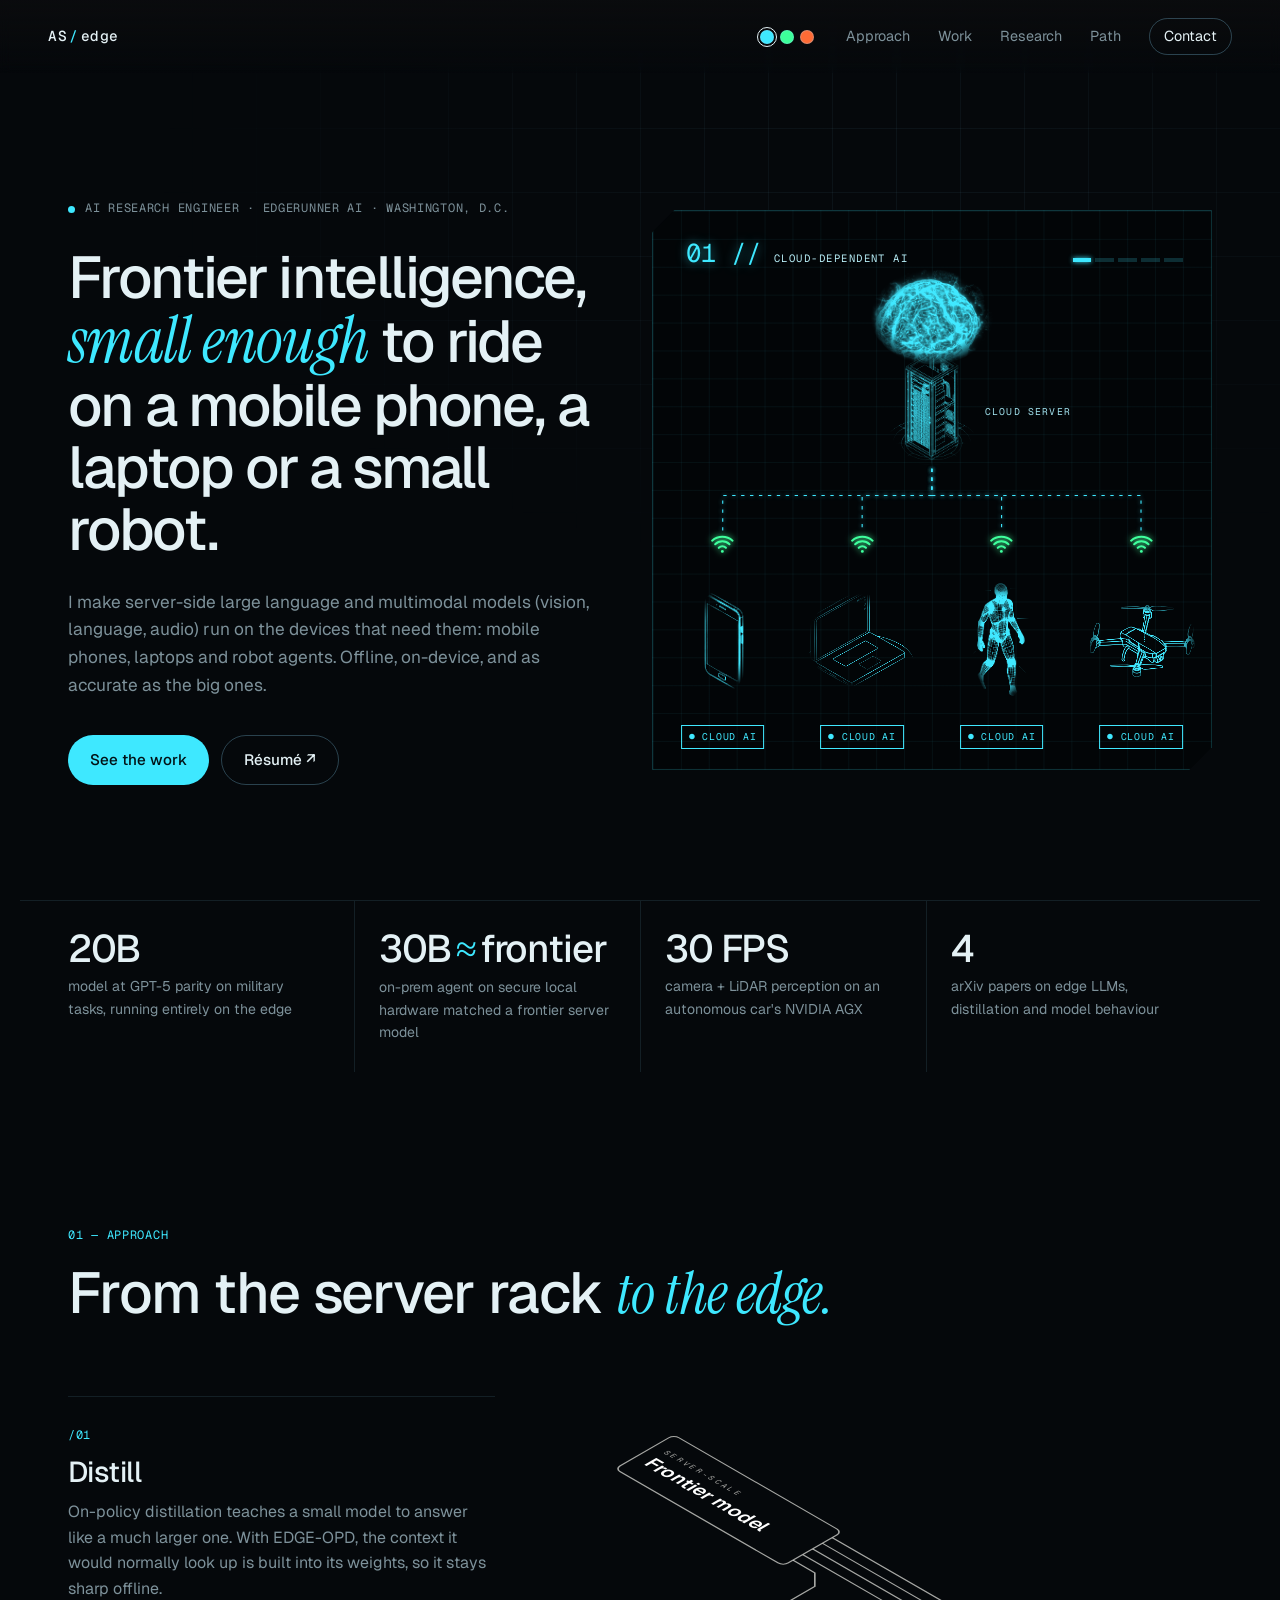
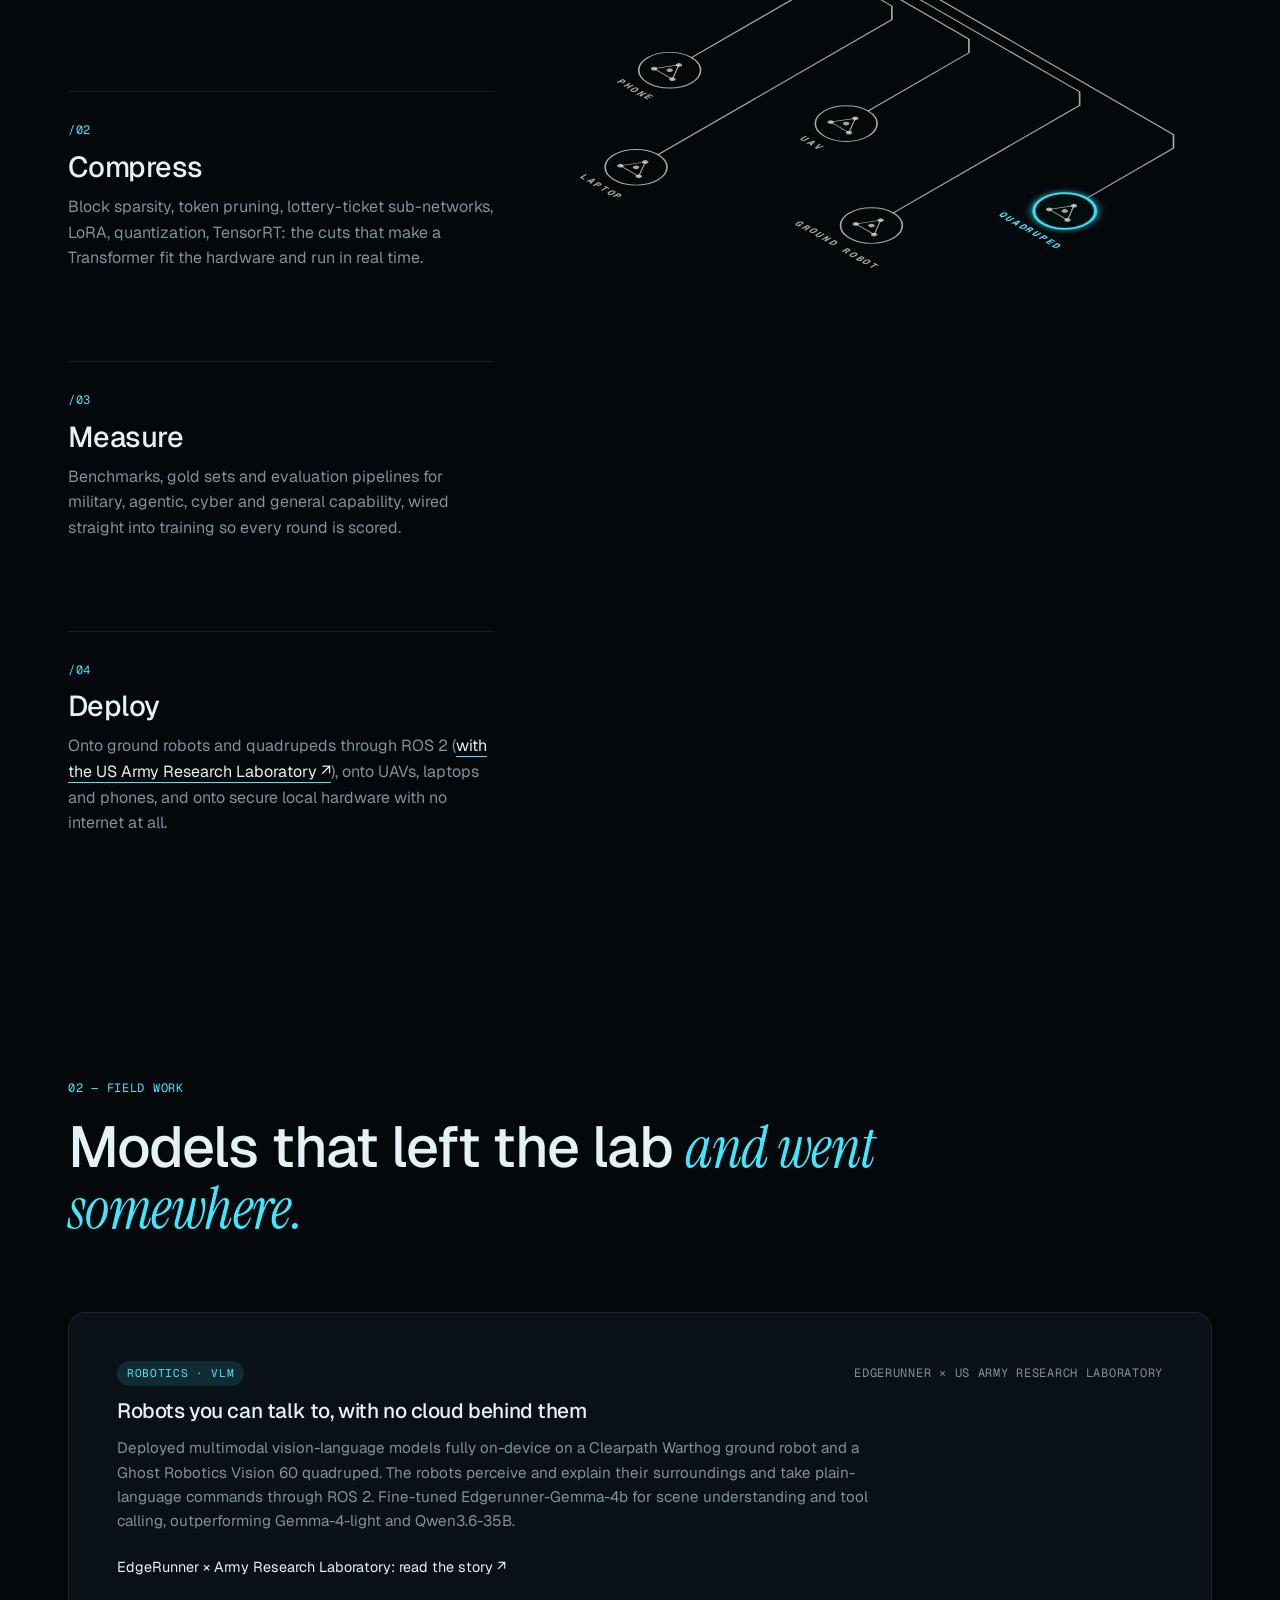
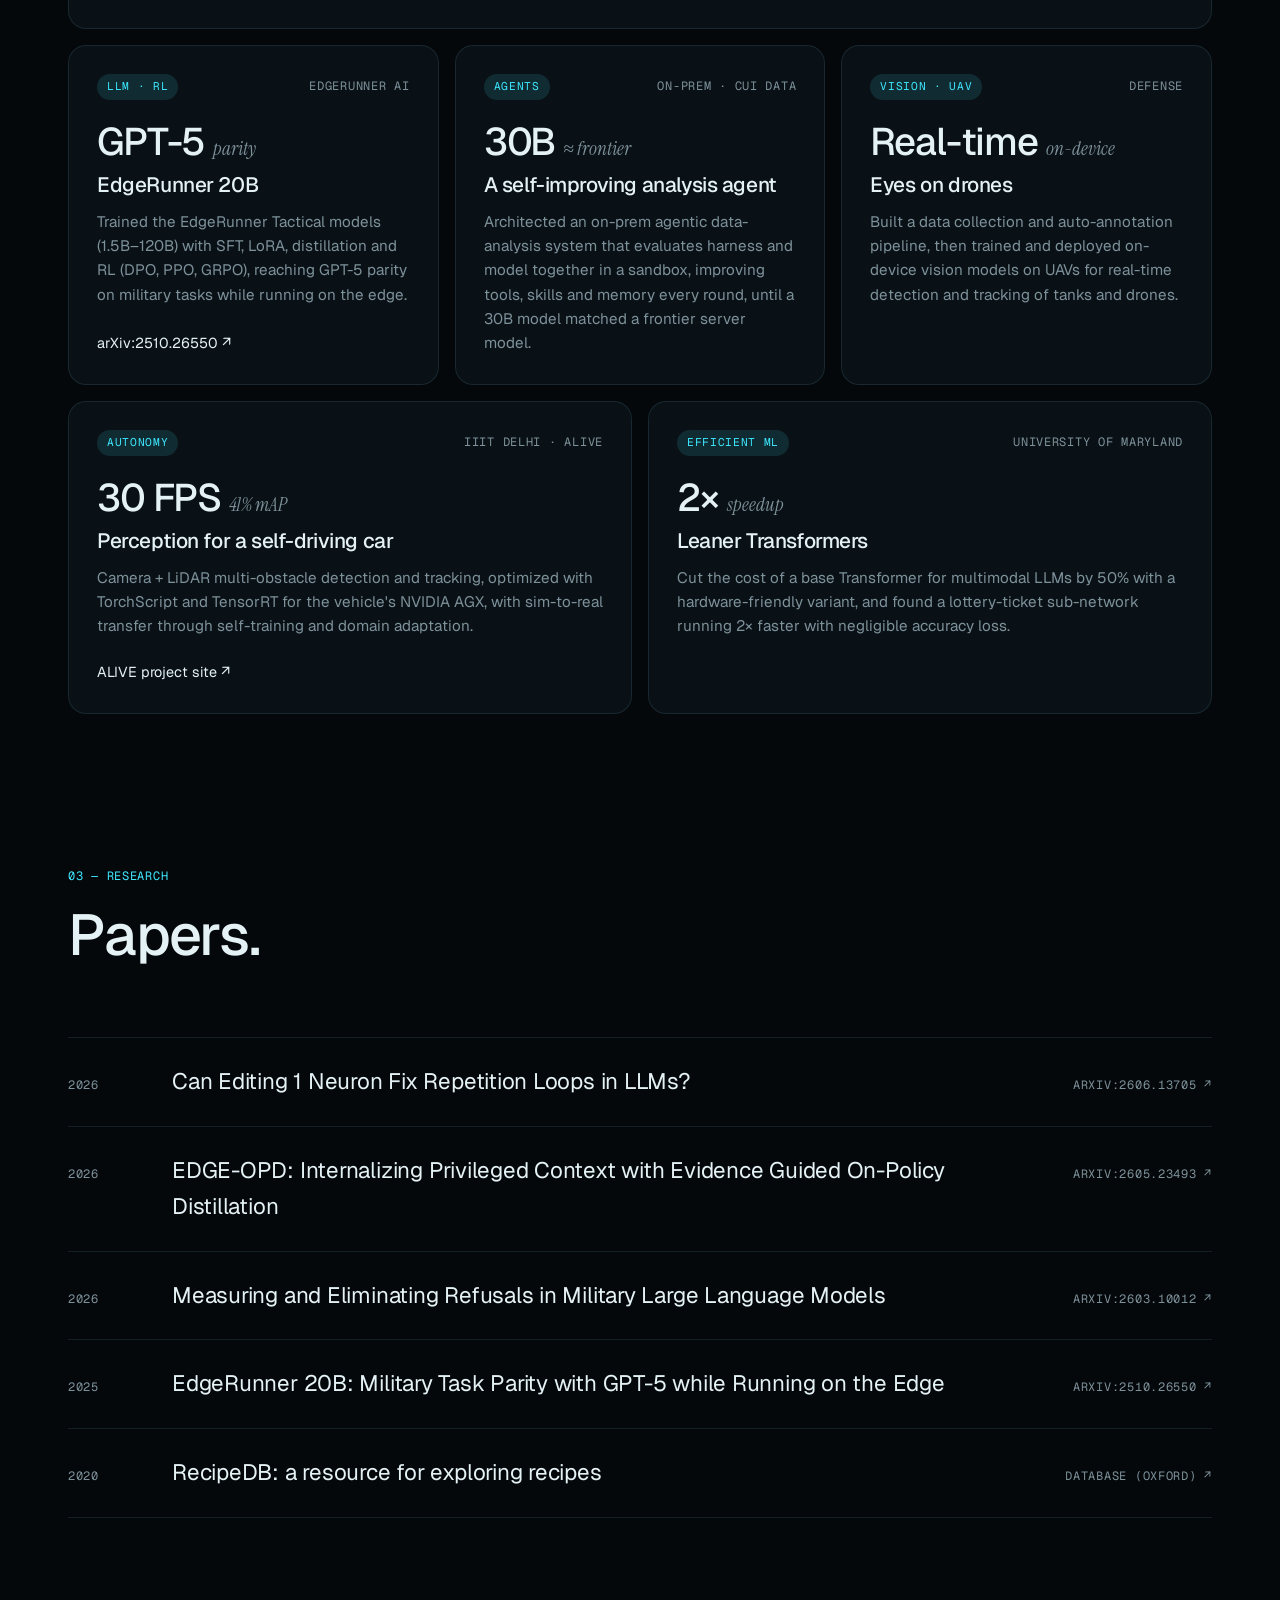
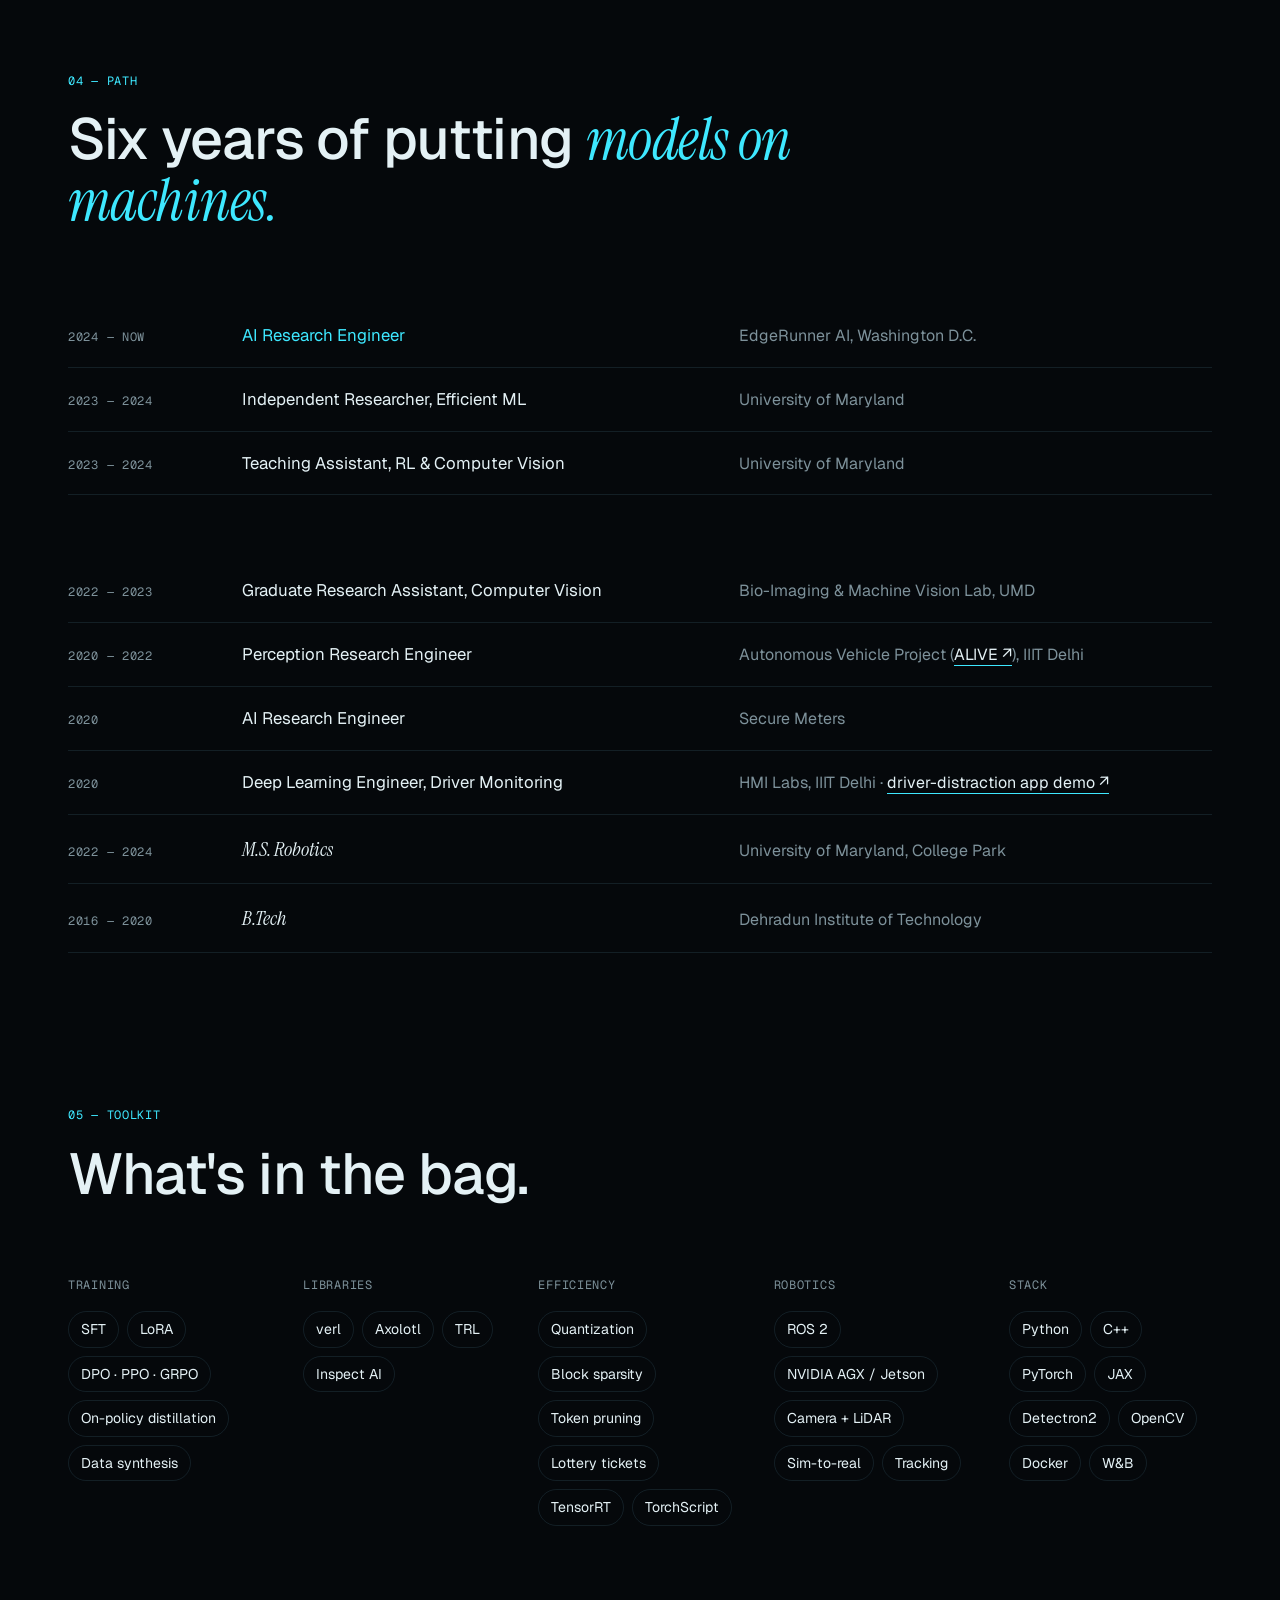
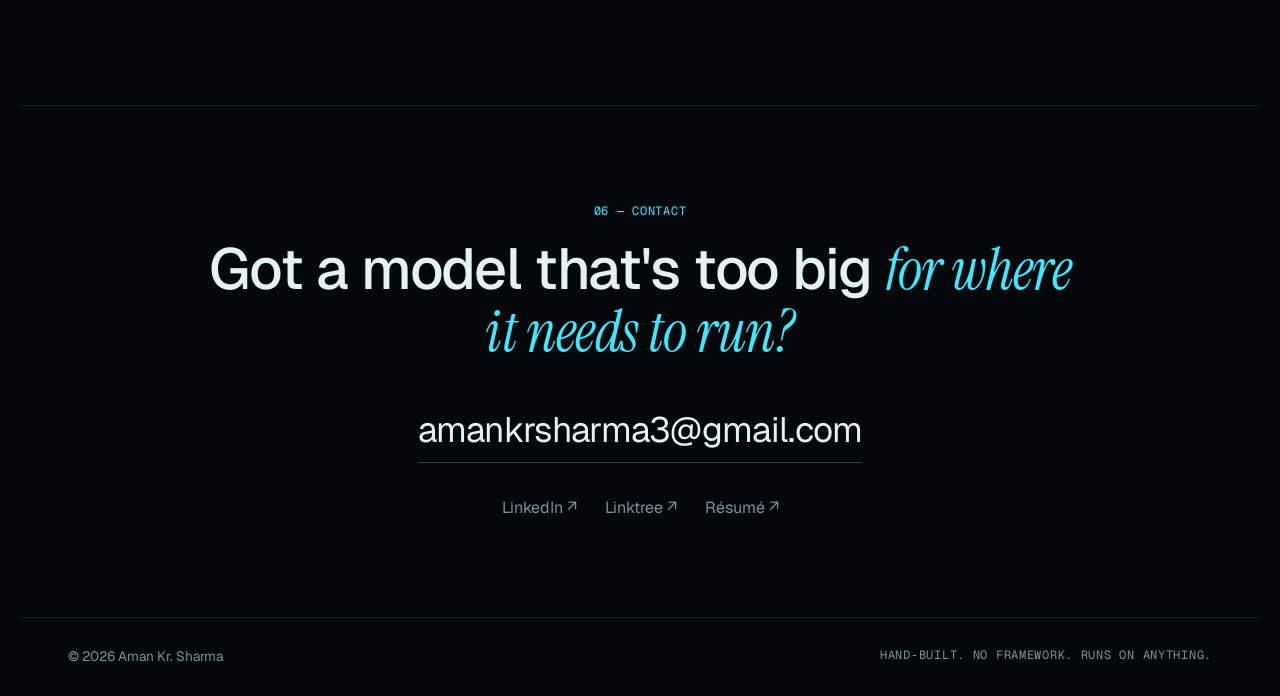
<file: index.html>
<!doctype html>
<html lang="en">
<head>
  <meta charset="utf-8">
  <meta name="viewport" content="width=device-width, initial-scale=1">
  <title>Aman Sharma — AI for the Edge</title>
  <meta name="description" content="Aman Sharma, AI Research Engineer. Making server-scale language and multimodal models run on phones, laptops and robots.">
  <meta name="theme-color" content="#05080b">
  <script>
    try { document.documentElement.dataset.theme = localStorage.getItem("theme") || "cyan"; } catch (e) {}
  </script>
  <link rel="preconnect" href="https://fonts.googleapis.com">
  <link rel="preconnect" href="https://fonts.gstatic.com" crossorigin>
  <link href="https://fonts.googleapis.com/css2?family=Geist:wght@300;400;500;600&family=Geist+Mono:wght@400;500&family=Instrument+Serif:ital@0;1&display=swap" rel="stylesheet">
  <link rel="stylesheet" href="assets/css/loop-diagram.css">
  <link rel="stylesheet" href="assets/css/style.css">
</head>
<body>
  <div class="grid-bg" aria-hidden="true"></div>

  <header class="nav">
    <a class="nav-mark" href="#top" aria-label="Aman Sharma, home">AS<span>/</span>edge</a>
    <nav class="nav-links">
      <div class="theme-switch" role="group" aria-label="Colour theme">
        <button type="button" data-theme-choice="cyan" aria-label="Cyan theme"></button>
        <button type="button" data-theme-choice="green" aria-label="Green theme"></button>
        <button type="button" data-theme-choice="ember" aria-label="Ember theme"></button>
      </div>
      <a href="#approach">Approach</a>
      <a href="#work">Work</a>
      <a href="#research">Research</a>
      <a href="#path">Path</a>
      <a class="nav-cta" href="#contact">Contact</a>
    </nav>
  </header>

  <main id="top">
    <!-- Hero -->
    <section class="hero">
      <div class="hero-copy">
        <p class="eyebrow"><span class="dot"></span>AI Research Engineer · EdgeRunner AI · Washington, D.C.</p>
        <h1>Frontier intelligence, <em>small enough</em> to ride on a mobile phone, a laptop or a small robot.</h1>
        <p class="lede">
          I make server-side large language and multimodal models (vision, language, audio)
          run on the devices that need them: mobile phones, laptops and robot agents.
          Offline, on-device, and as accurate as the big ones.
        </p>
        <div class="hero-actions">
          <a class="btn btn-primary" href="#work">See the work</a>
          <a class="btn btn-ghost" href="https://bit.ly/4jXyZgg" target="_blank" rel="noopener">Résumé ↗</a>
        </div>
      </div>
      <figure class="hero-visual">
        <div class="stage" id="stage" data-phase="online" role="img"
             aria-label="A cloud server runs a large model for a phone, laptop, humanoid robot and drone over Wi-Fi. The connection drops and the devices lose their intelligence. The model is compressed, ported onto each device, and they work again with no Wi-Fi.">
          <div class="hud" aria-hidden="true">
            <span class="hud-step" id="stage-step">01 //</span>
            <span class="hud-label" id="stage-label">CLOUD-DEPENDENT AI</span>
            <span class="hud-bars"><i></i><i></i><i></i><i></i><i></i></span>
          </div>

          <svg class="links" viewBox="0 0 1000 1000" aria-hidden="true">
            <path d="M500 462 V510 H125 V575" />
            <path d="M500 462 V510 H375 V575" />
            <path d="M500 462 V510 H625 V575" />
            <path d="M500 462 V510 H875 V575" />
          </svg>

          <div class="server" aria-hidden="true">
            <div class="tint"><img src="assets/images/hero/server.jpg" alt=""></div>
            <span class="tag-cloud">CLOUD SERVER</span>
          </div>
          <div class="brain" aria-hidden="true">
            <span class="rings"><i></i><i></i><i></i></span>
            <div class="tint"><img src="assets/images/hero/brain.jpg" alt=""></div>
          </div>

          <div class="device is-cloud" style="--x: 12.5; --w: 10" aria-hidden="true">
            <svg class="wifi" viewBox="0 0 24 24"><path d="M2 8.5a15 15 0 0 1 20 0M5 12a10 10 0 0 1 14 0M8.5 15.5a5 5 0 0 1 7 0"/><circle cx="12" cy="19" r="1.4"/><path class="slash" d="M3 3l18 18"/></svg>
            <div class="tint"><img src="assets/images/hero/phone.jpg" alt=""></div>
            <span class="chip"></span>
          </div>
          <div class="device is-cloud" style="--x: 37.5; --w: 20" aria-hidden="true">
            <svg class="wifi" viewBox="0 0 24 24"><path d="M2 8.5a15 15 0 0 1 20 0M5 12a10 10 0 0 1 14 0M8.5 15.5a5 5 0 0 1 7 0"/><circle cx="12" cy="19" r="1.4"/><path class="slash" d="M3 3l18 18"/></svg>
            <div class="tint"><img src="assets/images/hero/laptop.jpg" alt=""></div>
            <span class="chip"></span>
          </div>
          <div class="device is-cloud" style="--x: 62.5; --w: 10.5" aria-hidden="true">
            <svg class="wifi" viewBox="0 0 24 24"><path d="M2 8.5a15 15 0 0 1 20 0M5 12a10 10 0 0 1 14 0M8.5 15.5a5 5 0 0 1 7 0"/><circle cx="12" cy="19" r="1.4"/><path class="slash" d="M3 3l18 18"/></svg>
            <div class="tint"><img src="assets/images/hero/humanoid.jpg" alt=""></div>
            <span class="chip"></span>
          </div>
          <div class="device is-cloud" style="--x: 87.5; --w: 20" aria-hidden="true">
            <svg class="wifi" viewBox="0 0 24 24"><path d="M2 8.5a15 15 0 0 1 20 0M5 12a10 10 0 0 1 14 0M8.5 15.5a5 5 0 0 1 7 0"/><circle cx="12" cy="19" r="1.4"/><path class="slash" d="M3 3l18 18"/></svg>
            <div class="tint"><img src="assets/images/hero/drone.jpg" alt=""></div>
            <span class="chip"></span>
          </div>

          <!-- One small model per device; JS flies each from the server to its device -->
          <span class="mini" style="--tx: 12.5" aria-hidden="true"><span class="tint"><img src="assets/images/hero/brain.jpg" alt=""></span></span>
          <span class="mini" style="--tx: 37.5" aria-hidden="true"><span class="tint"><img src="assets/images/hero/brain.jpg" alt=""></span></span>
          <span class="mini" style="--tx: 62.5" aria-hidden="true"><span class="tint"><img src="assets/images/hero/brain.jpg" alt=""></span></span>
          <span class="mini" style="--tx: 87.5" aria-hidden="true"><span class="tint"><img src="assets/images/hero/brain.jpg" alt=""></span></span>
        </div>
      </figure>
    </section>

    <section class="stats" aria-label="Highlights">
      <div class="stat" data-reveal>
        <span class="stat-num">20B</span>
        <span class="stat-text">model at GPT-5 parity on military tasks, running entirely on the edge</span>
      </div>
      <div class="stat" data-reveal>
        <span class="stat-num">30B<i>≈</i>frontier</span>
        <span class="stat-text">on-prem agent on secure local hardware matched a frontier server model</span>
      </div>
      <div class="stat" data-reveal>
        <span class="stat-num">30 FPS</span>
        <span class="stat-text">camera + LiDAR perception on an autonomous car's NVIDIA AGX</span>
      </div>
      <div class="stat" data-reveal>
        <span class="stat-num">4</span>
        <span class="stat-text">arXiv papers on edge LLMs, distillation and model behaviour</span>
      </div>
    </section>

    <!-- Approach: sticky edge map -->
    <section class="section approach" id="approach">
      <div class="section-head">
        <span class="mono label">01 — Approach</span>
        <h2>From the server rack <em>to the edge.</em></h2>
      </div>
      <div class="approach-grid">
        <ol class="steps">
          <li class="step" data-reveal>
            <span class="mono step-num">/01</span>
            <h3>Distill</h3>
            <p>On-policy distillation teaches a small model to answer like a much larger one. With EDGE-OPD, the context it would normally look up is built into its weights, so it stays sharp offline.</p>
          </li>
          <li class="step" data-reveal>
            <span class="mono step-num">/02</span>
            <h3>Compress</h3>
            <p>Block sparsity, token pruning, lottery-ticket sub-networks, LoRA, quantization, TensorRT: the cuts that make a Transformer fit the hardware and run in real time.</p>
          </li>
          <li class="step" data-reveal>
            <span class="mono step-num">/03</span>
            <h3>Measure</h3>
            <p>Benchmarks, gold sets and evaluation pipelines for military, agentic, cyber and general capability, wired straight into training so every round is scored.</p>
          </li>
          <li class="step" data-reveal>
            <span class="mono step-num">/04</span>
            <h3>Deploy</h3>
            <p>Onto ground robots and quadrupeds through ROS&nbsp;2 (<a class="inline-link" href="https://www.edgerunnerai.com/news/edgerunner-and-army-research-laboratory-collaborate-to-bring-high-level-intelligence-to-the-edge-for-heterogeneous-autonomous-military-platforms" target="_blank" rel="noopener">with the US Army Research Laboratory ↗</a>), onto UAVs, laptops and phones, and onto secure local hardware with no internet at all.</p>
          </li>
        </ol>
        <div class="edge-map">
          <div id="edge-diagram"></div>
        </div>
      </div>
    </section>

    <!-- Work -->
    <section class="section" id="work">
      <div class="section-head">
        <span class="mono label">02 — Field work</span>
        <h2>Models that left the lab <em>and went somewhere.</em></h2>
      </div>
      <div class="work-grid">
        <article class="card card-wide" data-reveal>
          <div class="card-top"><span class="tag">Robotics · VLM</span><span class="mono muted">EdgeRunner × US Army Research Laboratory</span></div>
          <h3><a class="card-title-link" href="https://www.edgerunnerai.com/news/edgerunner-and-army-research-laboratory-collaborate-to-bring-high-level-intelligence-to-the-edge-for-heterogeneous-autonomous-military-platforms" target="_blank" rel="noopener">Robots you can talk to, with no cloud behind them</a></h3>
          <p>Deployed multimodal vision-language models fully on-device on a Clearpath Warthog ground robot and a Ghost Robotics Vision 60 quadruped. The robots perceive and explain their surroundings and take plain-language commands through ROS&nbsp;2. Fine-tuned Edgerunner-Gemma-4b for scene understanding and tool calling, outperforming Gemma-4-light and Qwen3.6-35B.</p>
          <a class="card-link" href="https://www.edgerunnerai.com/news/edgerunner-and-army-research-laboratory-collaborate-to-bring-high-level-intelligence-to-the-edge-for-heterogeneous-autonomous-military-platforms" target="_blank" rel="noopener">EdgeRunner × Army Research Laboratory: read the story ↗</a>
        </article>

        <article class="card" data-reveal>
          <div class="card-top"><span class="tag">LLM · RL</span><span class="mono muted">EdgeRunner AI</span></div>
          <div class="card-metric">GPT-5<small>parity</small></div>
          <h3>EdgeRunner 20B</h3>
          <p>Trained the EdgeRunner Tactical models (1.5B–120B) with SFT, LoRA, distillation and RL (DPO, PPO, GRPO), reaching GPT-5 parity on military tasks while running on the edge.</p>
          <a class="card-link" href="https://arxiv.org/abs/2510.26550" target="_blank" rel="noopener">arXiv:2510.26550 ↗</a>
        </article>

        <article class="card" data-reveal>
          <div class="card-top"><span class="tag">Agents</span><span class="mono muted">On-prem · CUI data</span></div>
          <div class="card-metric">30B<small>≈ frontier</small></div>
          <h3>A self-improving analysis agent</h3>
          <p>Architected an on-prem agentic data-analysis system that evaluates harness and model together in a sandbox, improving tools, skills and memory every round, until a 30B model matched a frontier server model.</p>
        </article>

        <article class="card" data-reveal>
          <div class="card-top"><span class="tag">Vision · UAV</span><span class="mono muted">Defense</span></div>
          <div class="card-metric">Real-time<small>on-device</small></div>
          <h3>Eyes on drones</h3>
          <p>Built a data collection and auto-annotation pipeline, then trained and deployed on-device vision models on UAVs for real-time detection and tracking of tanks and drones.</p>
        </article>

        <article class="card" data-reveal>
          <div class="card-top"><span class="tag">Autonomy</span><span class="mono muted">IIIT Delhi · ALIVE</span></div>
          <div class="card-metric">30 FPS<small>41% mAP</small></div>
          <h3>Perception for a self-driving car</h3>
          <p>Camera + LiDAR multi-obstacle detection and tracking, optimized with TorchScript and TensorRT for the vehicle's NVIDIA AGX, with sim-to-real transfer through self-training and domain adaptation.</p>
          <a class="card-link" href="https://sites.google.com/iiitd.ac.in/iiitd-alive/home" target="_blank" rel="noopener">ALIVE project site ↗</a>
        </article>

        <article class="card" data-reveal>
          <div class="card-top"><span class="tag">Efficient ML</span><span class="mono muted">University of Maryland</span></div>
          <div class="card-metric">2×<small>speedup</small></div>
          <h3>Leaner Transformers</h3>
          <p>Cut the cost of a base Transformer for multimodal LLMs by 50% with a hardware-friendly variant, and found a lottery-ticket sub-network running 2× faster with negligible accuracy loss.</p>
        </article>
      </div>
    </section>

    <!-- Research -->
    <section class="section" id="research">
      <div class="section-head">
        <span class="mono label">03 — Research</span>
        <h2>Papers.</h2>
      </div>
      <ul class="pubs">
        <li data-reveal>
          <a href="https://arxiv.org/abs/2606.13705" target="_blank" rel="noopener">
            <span class="mono pub-year">2026</span>
            <span class="pub-title">Can Editing 1 Neuron Fix Repetition Loops in LLMs?</span>
            <span class="pub-venue mono">arXiv:2606.13705 ↗</span>
          </a>
        </li>
        <li data-reveal>
          <a href="https://arxiv.org/abs/2605.23493" target="_blank" rel="noopener">
            <span class="mono pub-year">2026</span>
            <span class="pub-title">EDGE-OPD: Internalizing Privileged Context with Evidence Guided On-Policy Distillation</span>
            <span class="pub-venue mono">arXiv:2605.23493 ↗</span>
          </a>
        </li>
        <li data-reveal>
          <a href="https://arxiv.org/abs/2603.10012" target="_blank" rel="noopener">
            <span class="mono pub-year">2026</span>
            <span class="pub-title">Measuring and Eliminating Refusals in Military Large Language Models</span>
            <span class="pub-venue mono">arXiv:2603.10012 ↗</span>
          </a>
        </li>
        <li data-reveal>
          <a href="https://arxiv.org/abs/2510.26550" target="_blank" rel="noopener">
            <span class="mono pub-year">2025</span>
            <span class="pub-title">EdgeRunner 20B: Military Task Parity with GPT-5 while Running on the Edge</span>
            <span class="pub-venue mono">arXiv:2510.26550 ↗</span>
          </a>
        </li>
        <li data-reveal>
          <a href="https://doi.org/10.1093/database/baaa077" target="_blank" rel="noopener">
            <span class="mono pub-year">2020</span>
            <span class="pub-title">RecipeDB: a resource for exploring recipes</span>
            <span class="pub-venue mono">Database (Oxford) ↗</span>
          </a>
        </li>
      </ul>
    </section>

    <!-- Path -->
    <section class="section" id="path">
      <div class="section-head">
        <span class="mono label">04 — Path</span>
        <h2>Six years of putting <em>models on machines.</em></h2>
      </div>
      <ol class="timeline">
        <li data-reveal><span class="mono t-date">2024 — now</span><span class="t-role">AI Research Engineer</span><span class="t-org">EdgeRunner AI, Washington D.C.</span></li>
        <li data-reveal><span class="mono t-date">2023 — 2024</span><span class="t-role">Independent Researcher, Efficient ML</span><span class="t-org">University of Maryland</span></li>
        <li data-reveal><span class="mono t-date">2023 — 2024</span><span class="t-role">Teaching Assistant, RL &amp; Computer Vision</span><span class="t-org">University of Maryland</span></li>
        <li data-reveal><span class="mono t-date">2023</span><span class="t-role">ML / Computer Vision Intern</span><span class="t-org">VecTech Inc.</span></li>
        <li data-reveal><span class="mono t-date">2022 — 2023</span><span class="t-role">Graduate Research Assistant, Computer Vision</span><span class="t-org">Bio-Imaging &amp; Machine Vision Lab, UMD</span></li>
        <li data-reveal><span class="mono t-date">2020 — 2022</span><span class="t-role">Perception Research Engineer</span><span class="t-org">Autonomous Vehicle Project (<a class="inline-link" href="https://sites.google.com/iiitd.ac.in/iiitd-alive/home" target="_blank" rel="noopener">ALIVE ↗</a>), IIIT Delhi</span></li>
        <li data-reveal><span class="mono t-date">2020</span><span class="t-role">AI Research Engineer</span><span class="t-org">Secure Meters</span></li>
        <li data-reveal><span class="mono t-date">2020</span><span class="t-role">Deep Learning Engineer, Driver Monitoring</span><span class="t-org">HMI Labs, IIIT Delhi · <a class="inline-link" href="https://drive.google.com/file/d/1nnz5aoNQ0Gc9NwjBIOqu2eBjjT6ANuxd/view" target="_blank" rel="noopener">driver-distraction app demo ↗</a></span></li>
        <li data-reveal class="t-edu"><span class="mono t-date">2022 — 2024</span><span class="t-role">M.S. Robotics</span><span class="t-org">University of Maryland, College Park</span></li>
        <li data-reveal class="t-edu"><span class="mono t-date">2016 — 2020</span><span class="t-role">B.Tech</span><span class="t-org">Dehradun Institute of Technology</span></li>
      </ol>
    </section>

    <!-- Toolkit -->
    <section class="section toolkit" aria-labelledby="toolkit-title">
      <div class="section-head">
        <span class="mono label">05 — Toolkit</span>
        <h2 id="toolkit-title">What's in the bag.</h2>
      </div>
      <div class="tool-groups">
        <div class="tool-group" data-reveal>
          <h3 class="mono">Training</h3>
          <ul class="chips"><li>SFT</li><li>LoRA</li><li>DPO · PPO · GRPO</li><li>On-policy distillation</li><li>Data synthesis</li></ul>
        </div>
        <div class="tool-group" data-reveal>
          <h3 class="mono">Libraries</h3>
          <ul class="chips"><li>verl</li><li>Axolotl</li><li>TRL</li><li>Inspect AI</li></ul>
        </div>
        <div class="tool-group" data-reveal>
          <h3 class="mono">Efficiency</h3>
          <ul class="chips"><li>Quantization</li><li>Block sparsity</li><li>Token pruning</li><li>Lottery tickets</li><li>TensorRT</li><li>TorchScript</li></ul>
        </div>
        <div class="tool-group" data-reveal>
          <h3 class="mono">Robotics</h3>
          <ul class="chips"><li>ROS 2</li><li>NVIDIA AGX / Jetson</li><li>Camera + LiDAR</li><li>Sim-to-real</li><li>Tracking</li></ul>
        </div>
        <div class="tool-group" data-reveal>
          <h3 class="mono">Stack</h3>
          <ul class="chips"><li>Python</li><li>C++</li><li>PyTorch</li><li>JAX</li><li>Detectron2</li><li>OpenCV</li><li>Docker</li><li>W&amp;B</li></ul>
        </div>
      </div>
    </section>

    <!-- Contact -->
    <section class="contact" id="contact">
      <span class="mono label">06 — Contact</span>
      <h2>Got a model that's too big <em>for where it needs to run?</em></h2>
      <a class="contact-mail" href="mailto:amankrsharma3@gmail.com">amankrsharma3@gmail.com</a>
      <div class="contact-links">
        <a href="https://www.linkedin.com/in/amansharma-oo7" target="_blank" rel="noopener">LinkedIn ↗</a>
        <a href="https://linktr.ee/amankrsharma3" target="_blank" rel="noopener">Linktree ↗</a>
        <a href="https://bit.ly/4jXyZgg" target="_blank" rel="noopener">Résumé ↗</a>
      </div>
    </section>
  </main>

  <footer class="footer">
    <span>© 2026 Aman Kr. Sharma</span>
    <span class="mono">Hand-built. No framework. Runs on anything.</span>
  </footer>

  <script src="assets/js/loop-diagram.js"></script>
  <script src="assets/js/main.js"></script>
</body>
</html>
</file>
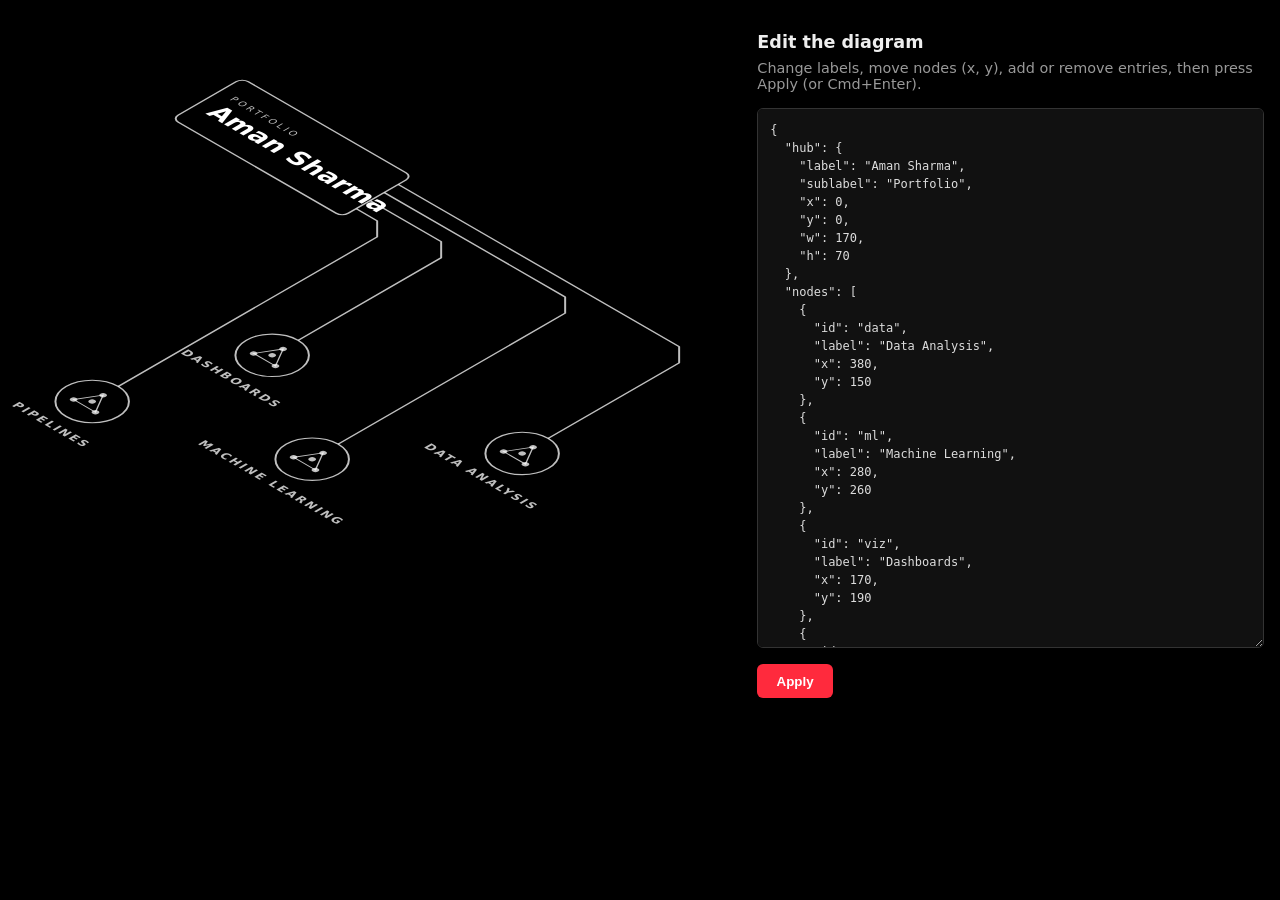
<file: demos/loop-diagram.html>
<!doctype html>
<html lang="en">
<head>
  <meta charset="utf-8">
  <meta name="viewport" content="width=device-width, initial-scale=1">
  <title>Loop Diagram Demo</title>
  <link rel="stylesheet" href="../assets/css/loop-diagram.css">
  <style>
    *, *::before, *::after { box-sizing: border-box; }
    body {
      margin: 0;
      background: #000;
      color: #eee;
      font-family: system-ui, -apple-system, sans-serif;
    }
    .layout {
      display: grid;
      grid-template-columns: minmax(0, 1.4fr) minmax(0, 1fr);
      gap: 2rem;
      max-width: 1280px;
      margin: 0 auto;
      padding: 2rem 1rem;
    }
    @media (max-width: 800px) { .layout { grid-template-columns: 1fr; } }
    h1 { font-size: 1.1rem; margin: 0 0 0.5rem; }
    p { color: #999; font-size: 0.9rem; margin: 0 0 1rem; }
    textarea {
      width: 100%;
      height: 60vh;
      background: #111;
      color: #ddd;
      border: 1px solid #333;
      border-radius: 6px;
      padding: 0.75rem;
      font: 12px/1.5 ui-monospace, Menlo, monospace;
    }
    button {
      margin-top: 0.75rem;
      background: #ff2a3d;
      color: #fff;
      border: 0;
      border-radius: 6px;
      padding: 0.6rem 1.2rem;
      font-weight: 600;
      cursor: pointer;
    }
    #error { color: #ff6b78; font-size: 0.85rem; min-height: 1.2em; }
  </style>
</head>
<body>
  <div class="layout">
    <div id="diagram"></div>
    <div>
      <h1>Edit the diagram</h1>
      <p>Change labels, move nodes (x, y), add or remove entries, then press Apply (or Cmd+Enter).</p>
      <textarea id="config" spellcheck="false"></textarea>
      <button id="apply">Apply</button>
      <div id="error"></div>
    </div>
  </div>

  <script src="../assets/js/loop-diagram.js"></script>
  <script>
    const config = {
      hub: { label: "Aman Sharma", sublabel: "Portfolio", x: 0, y: 0, w: 170, h: 70 },
      nodes: [
        { id: "data", label: "Data Analysis", x: 380, y: 150 },
        { id: "ml", label: "Machine Learning", x: 280, y: 260 },
        { id: "viz", label: "Dashboards", x: 170, y: 190 },
        { id: "eng", label: "Pipelines", x: 120, y: 320 }
      ],
      travelMs: 1100,
      holdMs: 700
    };

    const box = document.getElementById("config");
    const error = document.getElementById("error");
    box.value = JSON.stringify(config, null, 2);
    const diagram = LoopDiagram.create(document.getElementById("diagram"), config);

    function apply() {
      try {
        diagram.update(JSON.parse(box.value));
        error.textContent = "";
      } catch (e) {
        error.textContent = e.message;
      }
    }
    document.getElementById("apply").addEventListener("click", apply);
    box.addEventListener("keydown", (e) => {
      if (e.key === "Enter" && (e.metaKey || e.ctrlKey)) apply();
    });
  </script>
</body>
</html>
</file>
<file: assets/css/loop-diagram.css>
.loop-diagram {
  --ld-line: rgba(255, 255, 255, 0.75);
  --ld-accent: #ff2a3d;
  --ld-bg: #000;
  width: 100%;
  height: auto;
  display: block;
  overflow: visible;
  font-family: system-ui, -apple-system, sans-serif;
}

.ld-trace {
  fill: none;
  stroke: var(--ld-line);
  stroke-width: 1.4;
  stroke-linejoin: round;
  transition: stroke-dashoffset 1.2s ease-in-out;
}

.ld-pulse {
  fill: none;
  stroke: var(--ld-accent);
  stroke-width: 4;
  stroke-linecap: round;
}

.ld-hub rect,
.ld-ring {
  fill: var(--ld-bg);
  stroke: var(--ld-line);
  stroke-width: 1.4;
  transition: stroke 0.3s, filter 0.3s;
}

.ld-hub-label {
  fill: #fff;
  font-size: 22px;
  font-weight: 700;
}

.ld-hub-sub {
  fill: var(--ld-line);
  font-size: 8px;
  letter-spacing: 0.3em;
  text-transform: uppercase;
}

.ld-glyph polygon {
  fill: none;
  stroke: var(--ld-line);
  stroke-width: 1;
}

.ld-glyph circle {
  fill: var(--ld-line);
}

.ld-label {
  fill: var(--ld-line);
  font-size: 10px;
  font-weight: 700;
  letter-spacing: 0.18em;
  text-anchor: middle;
  text-transform: uppercase;
  transition: fill 0.3s;
}

.ld-node.is-active .ld-ring {
  stroke: var(--ld-accent);
  stroke-width: 2.4;
  filter: url(#ld-glow);
}

.ld-node.is-active .ld-label {
  fill: var(--ld-accent);
}
</file>
<file: assets/css/style.css>
/* Default theme: holographic cyan, matching the HUD concept art */
:root {
  --bg: #05080b;
  --bg-raised: #0a1116;
  --line: rgba(140, 220, 255, 0.11);
  --line-strong: rgba(140, 220, 255, 0.28);
  --text: #e4f1f5;
  --muted: #7d919a;
  --accent: #3ee8ff;
  --accent-ink: #021216;
  --accent-soft: rgba(62, 232, 255, 0.12);
  /* Device states in the hero animation (fixed across themes) */
  --state-cloud: #3ee8ff;
  --state-warn: #ffc53d;
  --state-cut: #ff4d5e;
  --state-edge: #3dff9a;
  --serif: "Instrument Serif", Georgia, serif;
  --sans: "Geist", system-ui, -apple-system, sans-serif;
  --mono: "Geist Mono", ui-monospace, Menlo, monospace;
  --gutter: clamp(16px, 4vw, 48px);
  --max: 1240px;
}

:root[data-theme="green"] {
  --bg: #040906;
  --bg-raised: #09130d;
  --line: rgba(120, 255, 180, 0.1);
  --line-strong: rgba(120, 255, 180, 0.26);
  --text: #e3f5ea;
  --muted: #7b9585;
  --accent: #3dff9a;
  --accent-ink: #02160a;
  --accent-soft: rgba(61, 255, 154, 0.12);
}

:root[data-theme="ember"] {
  --bg: #0b0c0e;
  --bg-raised: #121317;
  --line: rgba(236, 235, 230, 0.12);
  --line-strong: rgba(236, 235, 230, 0.28);
  --text: #ecebe6;
  --muted: #8d8c87;
  --accent: #ff6b35;
  --accent-ink: #140a05;
  --accent-soft: rgba(255, 107, 53, 0.14);
}

*, *::before, *::after { box-sizing: border-box; }

html { scroll-behavior: smooth; }

body {
  margin: 0;
  background: var(--bg);
  color: var(--text);
  font-family: var(--sans);
  font-weight: 400;
  line-height: 1.6;
  -webkit-font-smoothing: antialiased;
  overflow-x: hidden;
}

::selection { background: var(--accent); color: var(--bg); }

a { color: inherit; text-decoration: none; }

h1, h2, h3 { margin: 0; font-weight: 500; letter-spacing: -0.02em; line-height: 1.05; }

em {
  font-family: var(--serif);
  font-style: italic;
  font-weight: 400;
  letter-spacing: -0.01em;
  color: var(--accent);
}

.mono { font-family: var(--mono); font-size: 0.75rem; letter-spacing: 0.06em; text-transform: uppercase; }
.muted { color: var(--muted); }

/* Faint blueprint grid that fades out toward the bottom of the first screen */
.grid-bg {
  position: fixed;
  inset: 0;
  z-index: -1;
  background-image:
    linear-gradient(var(--line) 1px, transparent 1px),
    linear-gradient(90deg, var(--line) 1px, transparent 1px);
  background-size: 64px 64px;
  mask-image: radial-gradient(ellipse 80% 60% at 70% 20%, #000 10%, transparent 75%);
  -webkit-mask-image: radial-gradient(ellipse 80% 60% at 70% 20%, #000 10%, transparent 75%);
  opacity: 0.5;
}

/* Nav */
.nav {
  position: fixed;
  top: 0;
  left: 0;
  right: 0;
  z-index: 50;
  display: flex;
  align-items: center;
  justify-content: space-between;
  padding: 18px var(--gutter);
  background: linear-gradient(to bottom, rgba(11, 12, 14, 0.9), rgba(11, 12, 14, 0));
  backdrop-filter: blur(6px);
  -webkit-backdrop-filter: blur(6px);
}

.nav-mark { font-family: var(--mono); font-weight: 500; font-size: 0.9rem; letter-spacing: 0.04em; }
.nav-mark span { color: var(--accent); margin: 0 2px; }

.nav-links { display: flex; gap: 28px; align-items: center; font-size: 0.9rem; color: var(--muted); }
.nav-links a { transition: color 0.2s; }
.nav-links a:hover { color: var(--text); }
.nav-cta { color: var(--text) !important; border: 1px solid var(--line-strong); padding: 6px 14px; border-radius: 999px; }
.nav-cta:hover { border-color: var(--accent); }

.theme-switch { display: flex; gap: 6px; margin-right: 4px; }
.theme-switch button {
  width: 14px;
  height: 14px;
  padding: 0;
  border-radius: 50%;
  border: 1px solid var(--line-strong);
  cursor: pointer;
  transition: transform 0.2s;
}
.theme-switch button:hover { transform: scale(1.2); }
.theme-switch [data-theme-choice="cyan"] { background: #3ee8ff; }
.theme-switch [data-theme-choice="green"] { background: #3dff9a; }
.theme-switch [data-theme-choice="ember"] { background: #ff6b35; }
.theme-switch button[aria-pressed="true"] { outline: 1px solid var(--text); outline-offset: 2px; }

@media (max-width: 720px) {
  .nav-links a:not(.nav-cta) { display: none; }
}

/* Hero */
.hero {
  max-width: var(--max);
  margin: 0 auto;
  min-height: 100svh;
  padding: 120px var(--gutter) 40px;
  display: grid;
  grid-template-columns: minmax(0, 1fr) minmax(0, 1.05fr);
  align-items: center;
  gap: clamp(32px, 4vw, 64px);
}

.eyebrow {
  display: inline-flex;
  align-items: center;
  gap: 10px;
  margin: 0 0 28px;
  font-family: var(--mono);
  font-size: 0.75rem;
  letter-spacing: 0.06em;
  text-transform: uppercase;
  color: var(--muted);
}

.dot {
  width: 7px;
  height: 7px;
  border-radius: 50%;
  background: var(--accent);
  box-shadow: 0 0 0 0 var(--accent);
  animation: ping 2.4s infinite;
}

@keyframes ping {
  0% { box-shadow: 0 0 0 0 rgba(255, 107, 53, 0.6); }
  70%, 100% { box-shadow: 0 0 0 10px rgba(255, 107, 53, 0); }
}

.hero h1 { font-size: clamp(2.2rem, 4.6vw, 4.2rem); font-weight: 500; letter-spacing: -0.035em; }
.hero h1 em { font-size: 1.08em; }

.lede { max-width: 540px; margin: 28px 0 36px; font-size: 1.08rem; color: var(--muted); }

.hero-actions { display: flex; gap: 12px; flex-wrap: wrap; }

.btn {
  display: inline-flex;
  align-items: center;
  padding: 12px 22px;
  border-radius: 999px;
  font-size: 0.95rem;
  font-weight: 500;
  transition: transform 0.2s, background 0.2s, border-color 0.2s;
}
.btn:hover { transform: translateY(-1px); }
.btn-primary { background: var(--accent); color: var(--accent-ink); }
.btn-ghost { border: 1px solid var(--line-strong); }
.btn-ghost:hover { border-color: var(--text); }

.hero-visual { margin: 0; width: 100%; }

@media (max-width: 900px) {
  .hero { grid-template-columns: 1fr; padding-top: 110px; min-height: auto; }
  .hero-visual { max-width: 560px; justify-self: center; order: -1; }
}

/* ---- Hero stage: cloud -> connection lost -> compress -> port -> on-device ----
   The stage is a square; everything is placed in % of it and sized in cqw so it
   scales as one picture. */
.stage {
  position: relative;
  aspect-ratio: 1;
  width: 100%;
  container-type: inline-size;
  border: 1px solid rgba(62, 232, 255, 0.22);
  background:
    linear-gradient(rgba(62, 232, 255, 0.05) 1px, transparent 1px) 0 0 / 5% 5%,
    linear-gradient(90deg, rgba(62, 232, 255, 0.05) 1px, transparent 1px) 0 0 / 5% 5%,
    #020507;
  clip-path: polygon(0 4%, 4% 0, 100% 0, 100% 96%, 96% 100%, 0 100%);
  overflow: hidden;
  font-family: var(--mono);
}

/* Each picture is cyan line art on black. Grayscale it, then multiply by a colour
   so a single variable recolours it; black stays black and screen-blends away. */
.tint {
  position: relative;
  display: block;
  isolation: isolate;
  background: #000;
  --tint: var(--state-cloud);
  -webkit-mask-image: radial-gradient(closest-side, #000 72%, transparent 100%);
  mask-image: radial-gradient(closest-side, #000 72%, transparent 100%);
}
.tint img { display: block; width: 100%; height: auto; filter: grayscale(1) contrast(1.3) brightness(1.35); }
/* Blend on the positioned wrappers: their transforms make them stacking contexts, so a
   blend set any deeper would only mix with the wrapper, not the stage behind it. */
.server, .brain, .device, .mini { mix-blend-mode: screen; }
.tint::after {
  content: "";
  position: absolute;
  inset: 0;
  background: var(--tint);
  mix-blend-mode: multiply;
  transition: background-color 0.6s ease;
}

.hud { position: absolute; top: 4%; left: 6%; right: 5%; display: flex; align-items: baseline; gap: 2.2cqw; z-index: 3; }
.hud-step { font-size: 4.6cqw; color: var(--state-cloud); text-shadow: 0 0 2cqw rgba(62, 232, 255, 0.6); transition: color 0.4s, text-shadow 0.4s; }
.hud-label { font-size: 1.9cqw; letter-spacing: 0.14em; color: #b8eef7; }
.hud-bars { margin-left: auto; display: flex; gap: 0.7cqw; }
.hud-bars i { width: 3.4cqw; height: 0.7cqw; background: rgba(62, 232, 255, 0.18); transition: background 0.4s, box-shadow 0.4s; }

.stage[data-phase="online"] .hud-bars i:nth-child(-n + 1),
.stage[data-phase="lost"] .hud-bars i:nth-child(-n + 2),
.stage[data-phase="compress"] .hud-bars i:nth-child(-n + 3),
.stage[data-phase="port"] .hud-bars i:nth-child(-n + 4),
.stage[data-phase="edge"] .hud-bars i { background: currentColor; box-shadow: 0 0 1cqw currentColor; }
.hud-bars { color: var(--state-cloud); }
.stage[data-phase="lost"] .hud-step, .stage[data-phase="lost"] .hud-bars { color: var(--state-cut); text-shadow: 0 0 2cqw rgba(255, 77, 94, 0.6); }
.stage[data-phase="edge"] .hud-step, .stage[data-phase="edge"] .hud-bars { color: var(--state-edge); text-shadow: 0 0 2cqw rgba(61, 255, 154, 0.6); }

/* Wi-Fi traces from the server to each device */
.links { position: absolute; inset: 0; width: 100%; height: 100%; z-index: 1; }
.links path {
  fill: none;
  stroke: var(--state-cloud);
  stroke-width: 2;
  stroke-dasharray: 6 10;
  filter: drop-shadow(0 0 4px rgba(62, 232, 255, 0.8));
  transition: stroke 0.3s, opacity 0.6s;
  animation: flow 0.8s linear infinite;
}
@keyframes flow { to { stroke-dashoffset: -16; } }
.stage[data-phase="lost"] .links path { stroke: var(--state-cut); filter: drop-shadow(0 0 4px rgba(255, 77, 94, 0.8)); animation: cut 1.4s steps(1) forwards; }
.stage[data-phase="compress"] .links path,
.stage[data-phase="port"] .links path,
.stage[data-phase="edge"] .links path { stroke: var(--muted); opacity: 0.12; animation: none; filter: none; }
@keyframes cut {
  0% { opacity: 1; } 15% { opacity: 0.2; } 25% { opacity: 1; } 40% { opacity: 0.1; } 50% { opacity: 0.8; } 70%, 100% { opacity: 0.12; }
}

/* Server and the big model it runs */
.server { position: absolute; left: 50%; top: 25%; width: 17cqw; transform: translateX(-50%); z-index: 2; }
.tag-cloud {
  position: absolute;
  left: 100%;
  top: 46%;
  margin-left: 1cqw;
  font-size: 1.75cqw;
  letter-spacing: 0.12em;
  color: #9fdfeb;
  white-space: nowrap;
}

.brain {
  position: absolute;
  left: 50%;
  top: 19%;
  width: 22cqw;
  z-index: 2;
  transform: translate(-50%, -50%);
  transition: transform 1.6s cubic-bezier(0.7, 0, 0.3, 1);
}
.stage[data-phase="compress"] .brain,
.stage[data-phase="port"] .brain,
.stage[data-phase="edge"] .brain { transform: translate(-50%, -50%) scale(0.4); }
.stage[data-phase="edge"] .brain .tint { --tint: var(--state-edge); }

/* Rings converge on the brain while it is compressed */
.rings i {
  position: absolute;
  left: 50%;
  top: 50%;
  width: 100%;
  aspect-ratio: 1;
  border: 2px solid var(--state-edge);
  border-radius: 50%;
  opacity: 0;
  transform: translate(-50%, -50%) scale(1.6);
}
.stage[data-phase="compress"] .rings i { animation: converge 1.1s ease-in infinite; }
.stage[data-phase="compress"] .rings i:nth-child(2) { animation-delay: 0.36s; }
.stage[data-phase="compress"] .rings i:nth-child(3) { animation-delay: 0.72s; }
@keyframes converge {
  0% { opacity: 0; transform: translate(-50%, -50%) scale(1.8); }
  30% { opacity: 0.9; }
  100% { opacity: 0; transform: translate(-50%, -50%) scale(0.3); }
}

/* Devices */
.device {
  position: absolute;
  left: calc(var(--x) * 1%);
  top: 57.5%;
  height: 39%;
  width: 24cqw;
  transform: translateX(-50%);
  display: flex;
  flex-direction: column;
  align-items: center;
  z-index: 2;
}
.device .tint { width: calc(var(--w) * 1cqw); margin: auto 0; transition: opacity 0.2s; }
.device .tint img { filter: grayscale(1) contrast(1.4) brightness(2.1); }
.wifi { width: 4.4cqw; height: 4.4cqw; fill: none; stroke: currentColor; stroke-width: 2; stroke-linecap: round; transition: color 0.4s; }
.wifi circle { fill: currentColor; stroke: none; }
.wifi .slash { opacity: 0; transition: opacity 0.3s; }

.chip {
  font-size: 1.75cqw;
  letter-spacing: 0.08em;
  white-space: nowrap;
  padding: 0.6cqw 1.2cqw;
  border: 1px solid currentColor;
  background: rgba(0, 0, 0, 0.6);
  transition: color 0.4s;
}

.device.is-cloud { color: var(--state-cloud); }
.device.is-cloud .wifi { color: var(--state-edge); filter: drop-shadow(0 0 3px var(--state-edge)); }
.device.is-cloud .chip::before { content: "● CLOUD AI"; }

.device.is-offline { color: var(--state-warn); }
.device.is-offline .tint { --tint: var(--state-warn); animation: flicker 2.2s infinite; }
.device.is-offline .wifi { color: var(--state-cut); }
.device.is-offline .wifi .slash { opacity: 1; }
.device.is-offline .chip::before { content: "▲ NO INTELLIGENCE"; }
@keyframes flicker { 0%, 100% { opacity: 1; } 8% { opacity: 0.45; } 10% { opacity: 1; } 52% { opacity: 0.7; } 54% { opacity: 1; } }

.device.is-edge { color: var(--state-edge); }
.device.is-edge .tint { --tint: var(--state-edge); filter: drop-shadow(0 0 1.2cqw rgba(61, 255, 154, 0.55)); }
.device.is-edge .wifi { color: var(--muted); }
.device.is-edge .wifi .slash { opacity: 1; }
.device.is-edge .chip::before { content: "● ON-DEVICE AI"; }

/* Small models in flight: JS moves them by setting --px/--py (in %) */
.mini {
  position: absolute;
  left: calc(var(--px, 50) * 1%);
  top: calc(var(--py, 19) * 1%);
  width: 6cqw;
  z-index: 4;
  opacity: 0;
  transform: translate(-50%, -50%);
  transition: left 1.1s cubic-bezier(0.5, 0, 0.3, 1), top 1.1s cubic-bezier(0.5, 0, 0.3, 1), opacity 0.4s;
  filter: drop-shadow(0 0 1cqw rgba(61, 255, 154, 0.9));
}
.mini .tint { --tint: var(--state-edge); }
.mini.is-instant { transition: none; }

/* Stats */
.stats {
  max-width: var(--max);
  margin: 0 auto;
  padding: 0 var(--gutter);
  display: grid;
  grid-template-columns: repeat(4, minmax(0, 1fr));
  border-top: 1px solid var(--line);
}

.stat { padding: 28px 24px 28px 0; display: flex; flex-direction: column; gap: 8px; }
.stat + .stat { padding-left: 24px; border-left: 1px solid var(--line); }
.stat-num { font-size: clamp(1.8rem, 3vw, 2.6rem); font-weight: 500; letter-spacing: -0.03em; line-height: 1; }
.stat-num i { font-family: var(--serif); color: var(--accent); margin: 0 0.12em; font-style: italic; }
.stat-text { font-size: 0.88rem; color: var(--muted); max-width: 240px; }

@media (max-width: 900px) {
  .stats { grid-template-columns: repeat(2, minmax(0, 1fr)); }
  .stat:nth-child(3) { padding-left: 0; border-left: 0; }
  .stat:nth-child(n + 3) { border-top: 1px solid var(--line); }
}

/* Sections */
.section { max-width: var(--max); margin: 0 auto; padding: clamp(80px, 12vw, 160px) var(--gutter) 0; }

.section-head { margin-bottom: clamp(40px, 6vw, 72px); }
.label { display: block; color: var(--accent); margin-bottom: 18px; }
.section h2, .contact h2 { font-size: clamp(2rem, 4.6vw, 3.6rem); max-width: 900px; }

/* Approach */
.approach-grid {
  display: grid;
  grid-template-columns: minmax(0, 0.8fr) minmax(0, 1.2fr);
  gap: clamp(32px, 6vw, 96px);
  align-items: start;
}

.steps { list-style: none; margin: 0; padding: 0; display: flex; flex-direction: column; gap: clamp(48px, 10vh, 120px); padding-bottom: 10vh; }
.step { border-top: 1px solid var(--line); padding-top: 24px; }
.step-num { color: var(--accent); }
.step h3 { font-size: 1.8rem; margin: 10px 0 12px; }
.step p { margin: 0; color: var(--muted); }

.edge-map { position: sticky; top: 100px; }

.edge-map .loop-diagram {
  --ld-bg: var(--bg);
  --ld-accent: var(--accent);
  --ld-line: rgba(236, 235, 230, 0.7);
  font-family: var(--mono);
}
.edge-map .ld-hub-label { font-family: var(--sans); font-weight: 600; font-size: 20px; }

@media (max-width: 900px) {
  .approach-grid { grid-template-columns: 1fr; }
  .edge-map { position: relative; top: 0; order: -1; }
  .steps { gap: 40px; padding-bottom: 0; }
}

/* Work */
/* 6-column track: small cards take 2, the final pair takes 3 each so the last row is full */
.work-grid { display: grid; grid-template-columns: repeat(6, minmax(0, 1fr)); gap: 16px; }
.work-grid > .card { grid-column: span 2; }
.work-grid > .card:nth-last-child(-n + 2) { grid-column: span 3; }

.card {
  position: relative;
  display: flex;
  flex-direction: column;
  gap: 14px;
  padding: 28px;
  background: var(--bg-raised);
  border: 1px solid var(--line);
  border-radius: 18px;
  transition: border-color 0.3s, transform 0.3s;
  overflow: hidden;
}
.card::after {
  content: "";
  position: absolute;
  inset: 0;
  background: radial-gradient(400px circle at var(--mx, 50%) var(--my, 0%), var(--accent-soft), transparent 60%);
  opacity: 0;
  transition: opacity 0.3s;
  pointer-events: none;
}
.card:hover { border-color: var(--line-strong); transform: translateY(-3px); }
.card:hover::after { opacity: 1; }

.work-grid > .card-wide { grid-column: 1 / -1; }
.card-wide { padding: clamp(28px, 4vw, 48px); }
.card-wide h3 { font-size: clamp(1.6rem, 3vw, 2.4rem); max-width: 720px; }
.card-wide p { max-width: 760px; }

.card-top { display: flex; justify-content: space-between; align-items: center; gap: 12px; flex-wrap: wrap; }
.tag {
  font-family: var(--mono);
  font-size: 0.7rem;
  letter-spacing: 0.06em;
  text-transform: uppercase;
  color: var(--accent);
  background: var(--accent-soft);
  padding: 4px 10px;
  border-radius: 999px;
}
.card-metric { font-size: 2.4rem; font-weight: 500; letter-spacing: -0.03em; line-height: 1; margin-top: 8px; }
.card-metric small { font-family: var(--serif); font-style: italic; font-size: 1.2rem; color: var(--muted); margin-left: 8px; letter-spacing: 0; }
.card h3 { font-size: 1.3rem; }
.card p { margin: 0; color: var(--muted); font-size: 0.95rem; }
.card-link { margin-top: auto; padding-top: 8px; font-size: 0.9rem; color: var(--text); border-bottom: 1px solid transparent; align-self: flex-start; transition: border-color 0.2s, color 0.2s; }
.card-link:hover { color: var(--accent); border-color: var(--accent); }

@media (max-width: 960px) {
  .work-grid { grid-template-columns: repeat(2, minmax(0, 1fr)); }
  .work-grid > .card, .work-grid > .card:nth-last-child(-n + 2) { grid-column: span 1; }
  .work-grid > .card:last-child, .work-grid > .card-wide { grid-column: 1 / -1; }
}
@media (max-width: 640px) { .work-grid { grid-template-columns: 1fr; } }

/* Publications */
.pubs { list-style: none; margin: 0; padding: 0; border-top: 1px solid var(--line); }
.pubs li { border-bottom: 1px solid var(--line); }
.pubs a {
  display: grid;
  grid-template-columns: 80px minmax(0, 1fr) auto;
  gap: 24px;
  align-items: baseline;
  padding: 26px 0;
  transition: padding 0.3s, color 0.3s;
}
.pubs a:hover { padding-left: 12px; }
.pubs a:hover .pub-title { color: var(--accent); }
.pub-year { color: var(--muted); }
.pub-title { font-size: clamp(1.05rem, 2vw, 1.4rem); letter-spacing: -0.01em; transition: color 0.3s; }
.pub-venue { color: var(--muted); }

@media (max-width: 720px) {
  .pubs a { grid-template-columns: 1fr; gap: 6px; }
}

/* Timeline */
.timeline { list-style: none; margin: 0; padding: 0; }
.timeline li {
  display: grid;
  grid-template-columns: 150px minmax(0, 1fr) minmax(0, 1fr);
  gap: 24px;
  padding: 18px 0;
  border-bottom: 1px solid var(--line);
  align-items: baseline;
}
.t-date { color: var(--muted); }
.t-role { font-size: 1.05rem; }
.t-org { color: var(--muted); }
.timeline li:first-child .t-role { color: var(--accent); }
.t-edu .t-role { font-family: var(--serif); font-style: italic; font-size: 1.25rem; }

@media (max-width: 720px) {
  .timeline li { grid-template-columns: 1fr; gap: 2px; }
}

/* Toolkit */
.tool-groups { display: grid; grid-template-columns: repeat(5, minmax(0, 1fr)); gap: 32px; }
@media (max-width: 1100px) { .tool-groups { grid-template-columns: repeat(3, minmax(0, 1fr)); } }
.tool-group h3 { color: var(--muted); font-weight: 400; margin-bottom: 16px; line-height: 1.6; }
.chips { list-style: none; margin: 0; padding: 0; display: flex; flex-wrap: wrap; gap: 8px; }
.chips li { font-size: 0.88rem; padding: 6px 12px; border: 1px solid var(--line); border-radius: 999px; transition: border-color 0.2s, color 0.2s; }
.chips li:hover { border-color: var(--accent); color: var(--accent); }

@media (max-width: 900px) { .tool-groups { grid-template-columns: repeat(2, minmax(0, 1fr)); } }
@media (max-width: 520px) { .tool-groups { grid-template-columns: 1fr; } }

/* Contact */
.contact {
  max-width: var(--max);
  margin: clamp(100px, 14vw, 180px) auto 0;
  padding: clamp(48px, 8vw, 96px) var(--gutter);
  border-top: 1px solid var(--line);
  text-align: center;
  display: flex;
  flex-direction: column;
  align-items: center;
}
.contact h2 { margin: 0 auto; }
.contact-mail {
  margin-top: 40px;
  font-size: clamp(1.2rem, 3.4vw, 2.2rem);
  letter-spacing: -0.02em;
  border-bottom: 1px solid var(--line-strong);
  padding-bottom: 4px;
  transition: color 0.2s, border-color 0.2s;
  overflow-wrap: anywhere;
}
.contact-mail:hover { color: var(--accent); border-color: var(--accent); }
.contact-links { display: flex; gap: 28px; margin-top: 32px; color: var(--muted); flex-wrap: wrap; justify-content: center; }
.contact-links a:hover { color: var(--text); }

.footer {
  max-width: var(--max);
  margin: 0 auto;
  padding: 28px var(--gutter);
  display: flex;
  justify-content: space-between;
  gap: 16px;
  flex-wrap: wrap;
  border-top: 1px solid var(--line);
  color: var(--muted);
  font-size: 0.85rem;
}

/* Scroll reveal */
[data-reveal] { opacity: 0; transform: translateY(24px); transition: opacity 0.8s ease, transform 0.8s ease; }
[data-reveal].is-visible { opacity: 1; transform: none; }

@media (prefers-reduced-motion: reduce) {
  html { scroll-behavior: auto; }
  [data-reveal] { opacity: 1; transform: none; transition: none; }
  .dot { animation: none; }
  .links path, .device .tint, .rings i { animation: none !important; }
}

.card-title-link { transition: color 0.2s; }
.card-title-link:hover { color: var(--accent); }
.inline-link { color: var(--text); border-bottom: 1px solid var(--accent); transition: color 0.2s; }
.inline-link:hover { color: var(--accent); }
</file>
